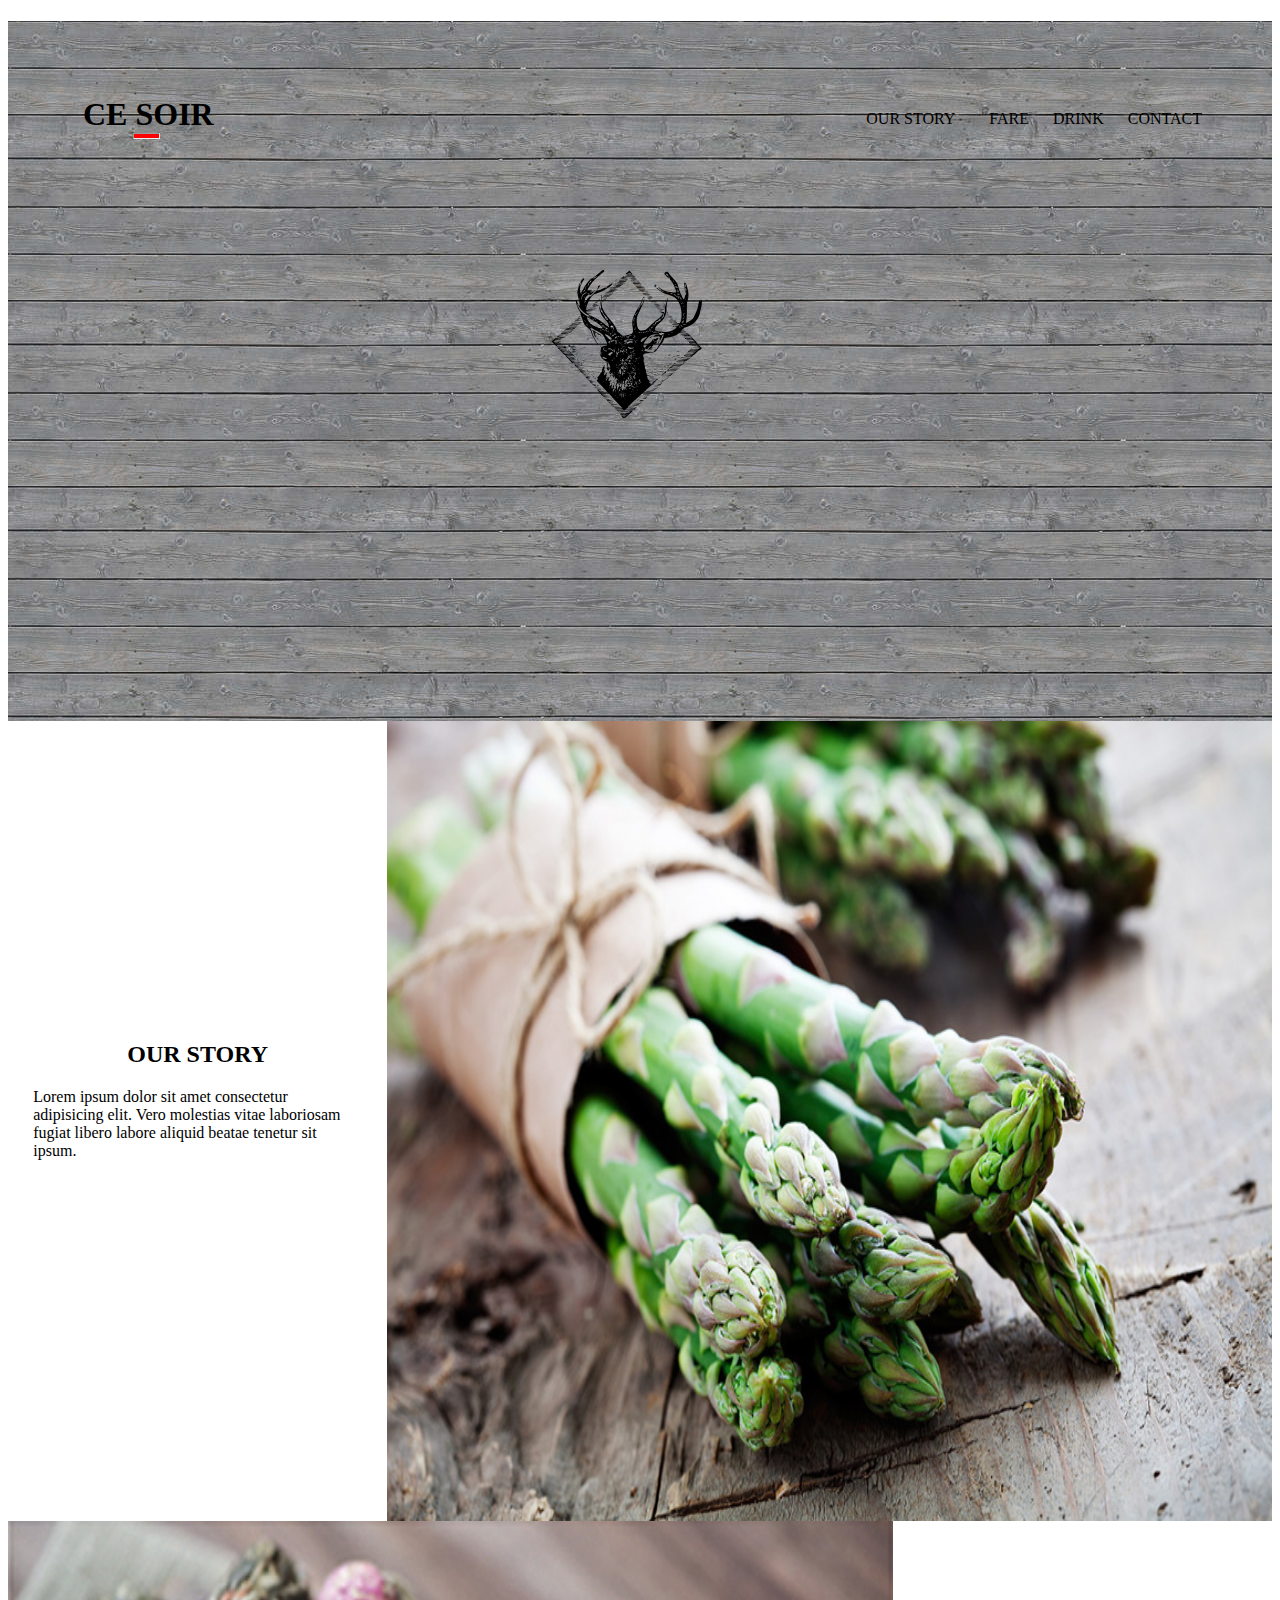
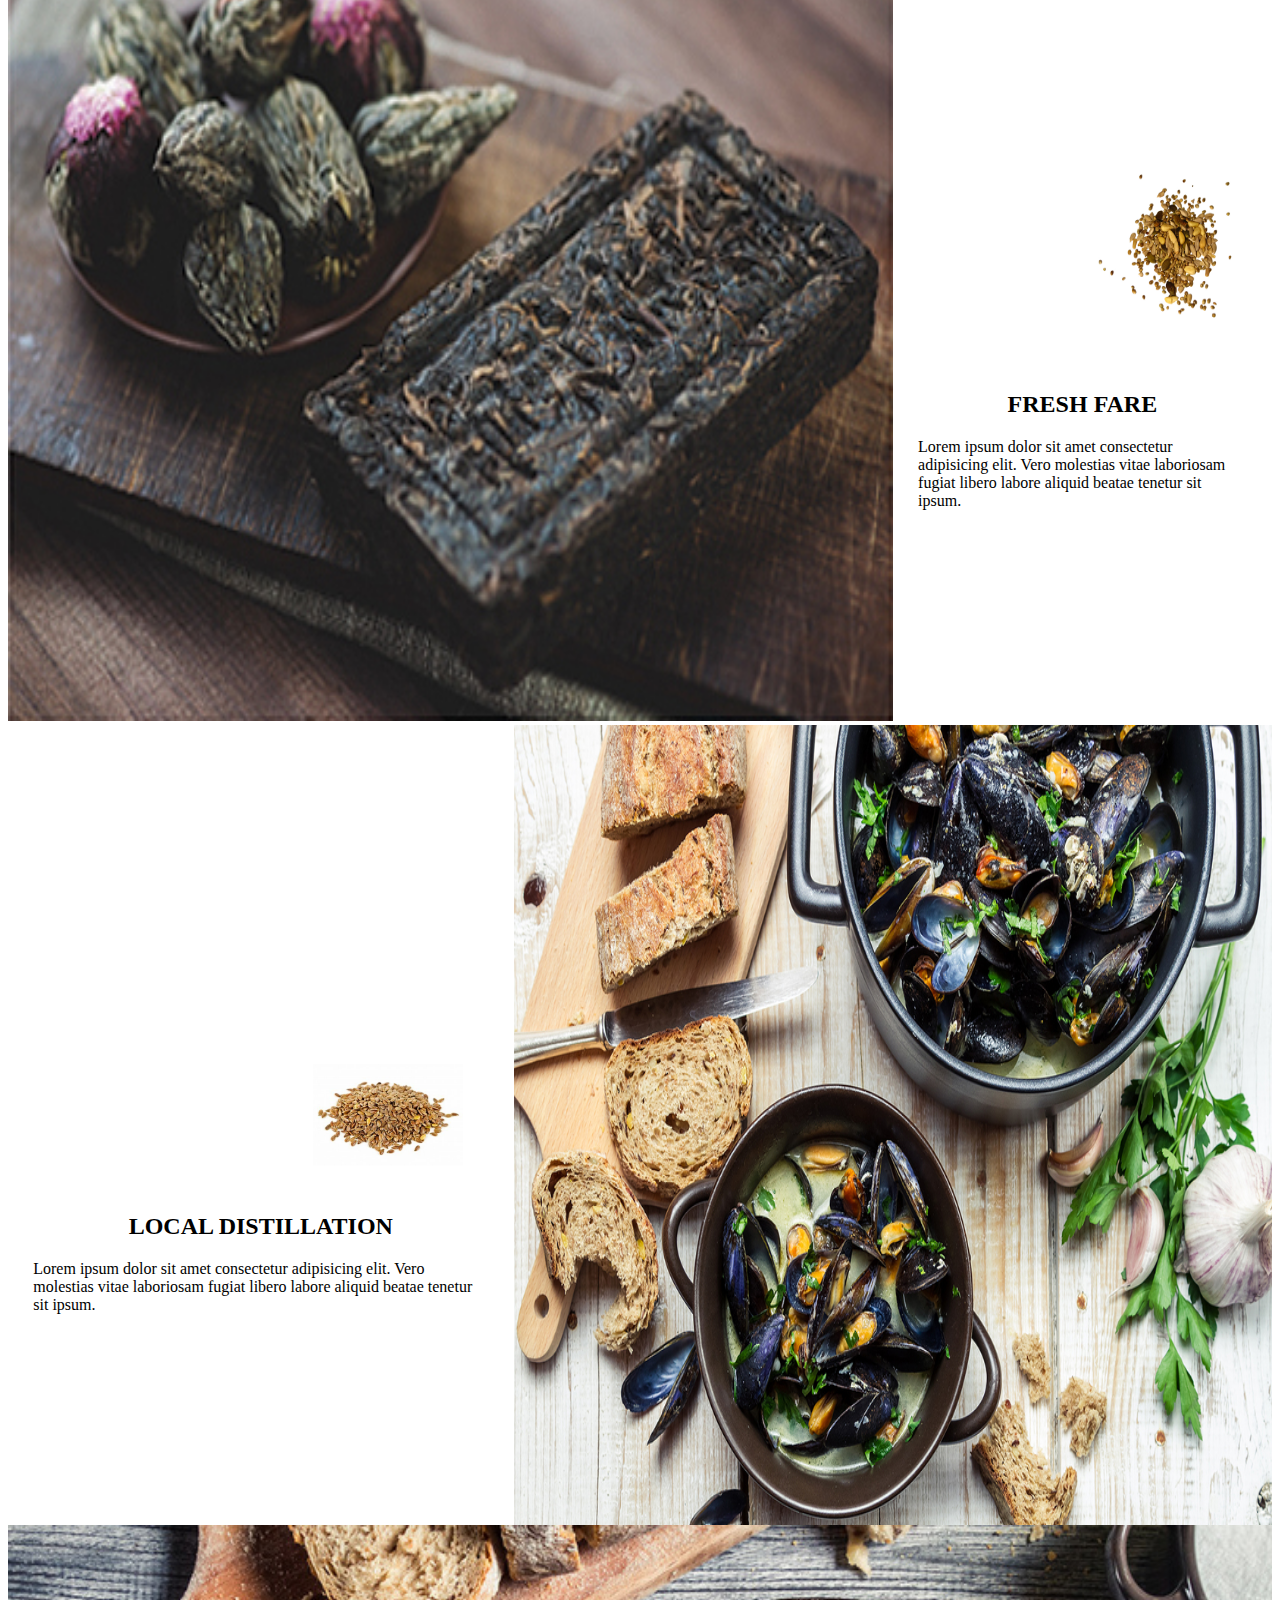
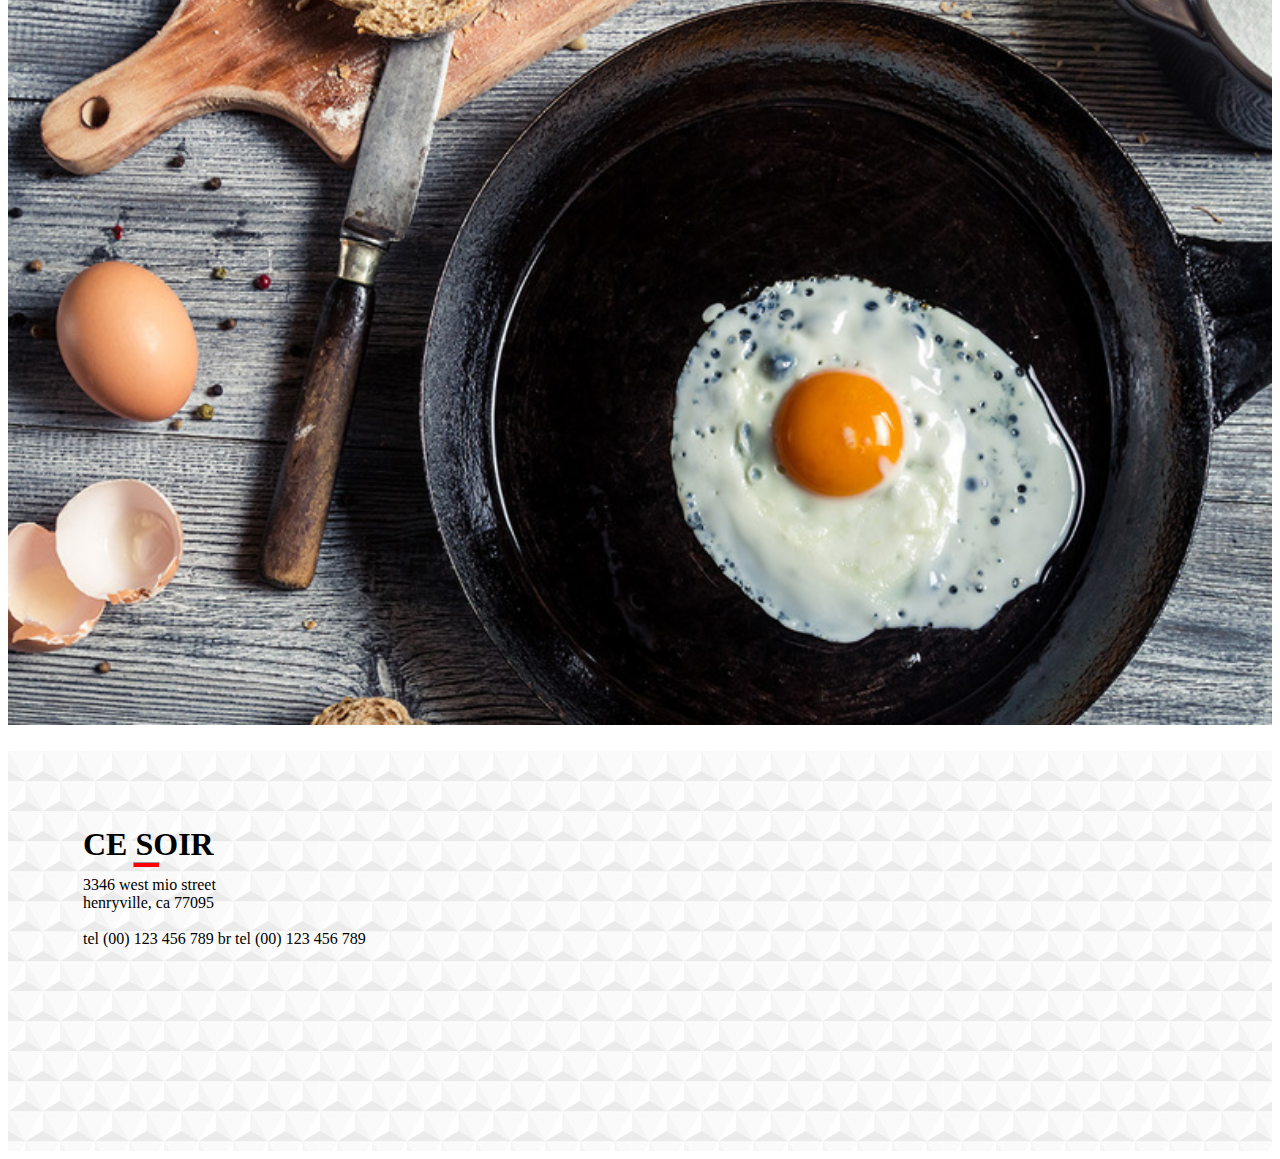
<file: tp2_Ali/index.html>
<!DOCTYPE html>
<html lang='fr'>

<head>
    <meta charset='UTF-8'>
    <meta http-equiv='X-UA-Compatible' content='IE=edge'>
    <meta name='viewport' content='width=device-width, initial-scale=1.0'>
    <meta name='description' content=''>
    <meta name='author' content='Ali Coulibaly'>
    <meta name='keywords' content=', , , , mot1, serie de mots'>
    <title></title>
    <link rel="stylesheet" href="https://cdnjs.cloudflare.com/ajax/libs/font-awesome/5.15.4/css/all.min.css"
        integrity="sha512-YWzhKL2whUzgiheMoBFwW8CKV4qpHQAEuvilg9FAn5VJUDwKZZxkJNuGM4XkWuk94WCrrwslk8yWNGmY1EduTA=="
        crossorigin="anonymous" referrerpolicy="no-referrer" />
    <link rel='stylesheet' href='css/style.css'>
</head>

<body>
    <div class="container">
        <!--   <img src="img/planche_en_bois.jpg" alt="" style="background: ;">
        -->

        <header>
            <h1>CE SOIR</h1>
            <hr>
            <nav>
                <ul>
                    <li><a href="#our story">OUR STORY</a></li>
                    <li><a href="#fare"></a>FARE</li>
                    <li><a href="#drink"></a>DRINK</li>
                    <li><a href="#"></a>CONTACT</li>
                </ul>
            </nav>
            <img src="img/cerf.svg" alt="Image de cerf" style="width: 150px; margin-left: 43%; margin-top: 10%;">
        </header>


        <section id="our_story">
            <div class="asperge">
                <h2 style="text-align: center;"><strong>OUR STORY</strong></h2>
                <p>Lorem ipsum dolor sit amet consectetur adipisicing elit. Vero molestias vitae laboriosam fugiat
                    libero labore aliquid beatae tenetur sit ipsum.</p>
            </div>
            <img src="img/asperge.jpg" alt="">
        </section>

        <section id="fare">
            <img src="img/soap.jpg" alt="">
            <div class="soap">
                <img src="img/graines_01.jpg" alt="graine"
                    style="width: 150px; height: 150px; margin-top: -200px;margin-left: 175px;">
                <h2 style="text-align: center;"><strong>FRESH FARE</strong></h2>
                <p>Lorem ipsum dolor sit amet consectetur adipisicing elit. Vero molestias vitae laboriosam fugiat
                    libero labore aliquid beatae tenetur sit ipsum.</p>
            </div>
        </section>

        <section id="drink">
            <div class="moule">
                <img src="img/graines_02.jpg" alt="graine"
                    style="width: 150px; height: 150px; margin-top: -200px; margin-left: 280px;">
                <h2 style="text-align: center;"><strong>LOCAL DISTILLATION</strong></h2>
                <p>Lorem ipsum dolor sit amet consectetur adipisicing elit. Vero molestias vitae laboriosam fugiat
                    libero labore aliquid beatae tenetur sit ipsum.</p>
            </div>
            <img src="img/moule.jpg" alt="">
        </section>

        <section class="oeuf">
            <img src="img/eggs.jpg" alt="">
        </section>

        <footer>
            <h1>CE SOIR</h1>
            <hr>
            <p>3346 west mio street <br>
                henryville, ca 77095</p>
            <br>
            <p>tel (00) 123 456 789 br
                tel (00) 123 456 789</p>
            <span>
                <i class="fab fa-facebook-square"></i>
            </span>
        </footer>


    </div>
</body>

</html>
</file>
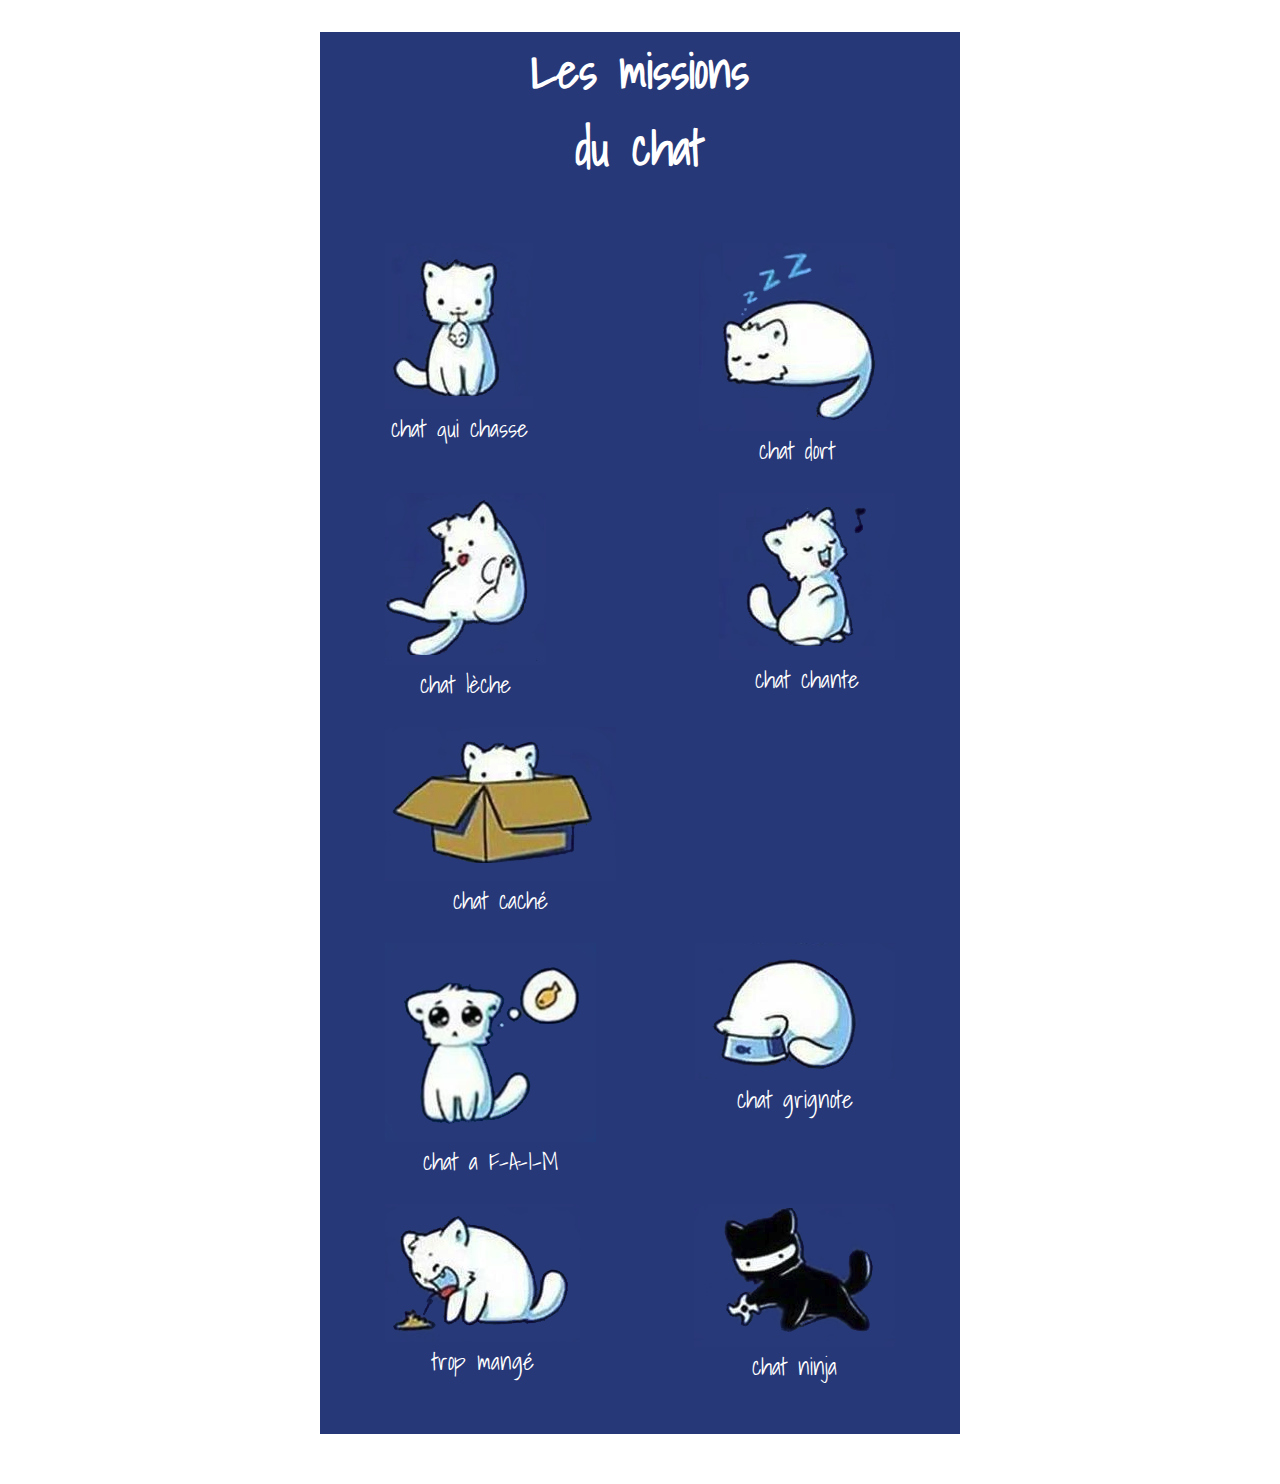
<file: tp_LeChat_Ali/index.html>
<!DOCTYPE html>
<html lang='fr'>

<head>
    <meta charset='UTF-8'>
    <meta http-equiv='X-UA-Compatible' content='IE=edge'>
    <meta name='viewport' content='width=device-width, initial-scale=1.0'>
    <meta name='description' content=''>
    <meta name='author' content='Ali Coulibaly'>
    <meta name='keywords' content=', , , , mot1, serie de mots'>
    <title>Tp chat</title>
    <link rel='stylesheet' href='css/style.css'>
    <link href="https://fonts.googleapis.com/css2?family=Caveat+Brush&family=Shadows+Into+Light&display=swap" rel="stylesheet">
</head>

<body>

    <div class="container">
        <h1>Les missions <br> du chat</h1>


        <div class="container1">
            <div class="photo">
                <img src="img/chat01.PNG" alt="">
                <p>chat qui chasse</p>
            </div>
            <div class="photo">
                <img src="img/chat02.PNG" alt="">
                <p>chat dort</p>
            </div>
            <div class="photo">
                <img src="img/chat03.PNG" alt="">
                <p>chat lèche</p>
            </div>
            <div class="photo">
                <img src="img/chat04.PNG" alt="">
                <p>chat chante</p>
            </div>
            <div class="photo">
                <img src="img/chta05.PNG" alt="">
                <p>chat caché</p>
            </div>
            <div class="photo">
                <img src="img/chat06.PNG" alt="">
                <p>chat a F-A-I-M</p>
            </div>
            <div class="photo">
                <img src="img/chat07.PNG" alt="">
                <p>chat grignote</p>
            </div>
            <div class="photo">
                <img src="img/chat08.PNG" alt="">
                <p>trop mangé</p>
            </div>
            <div class="photo">
                <img src="img/chat09.PNG" alt="">
                <p>chat ninja</p>
            </div>
        </div>
    </div>

</body>

</html>
</file>
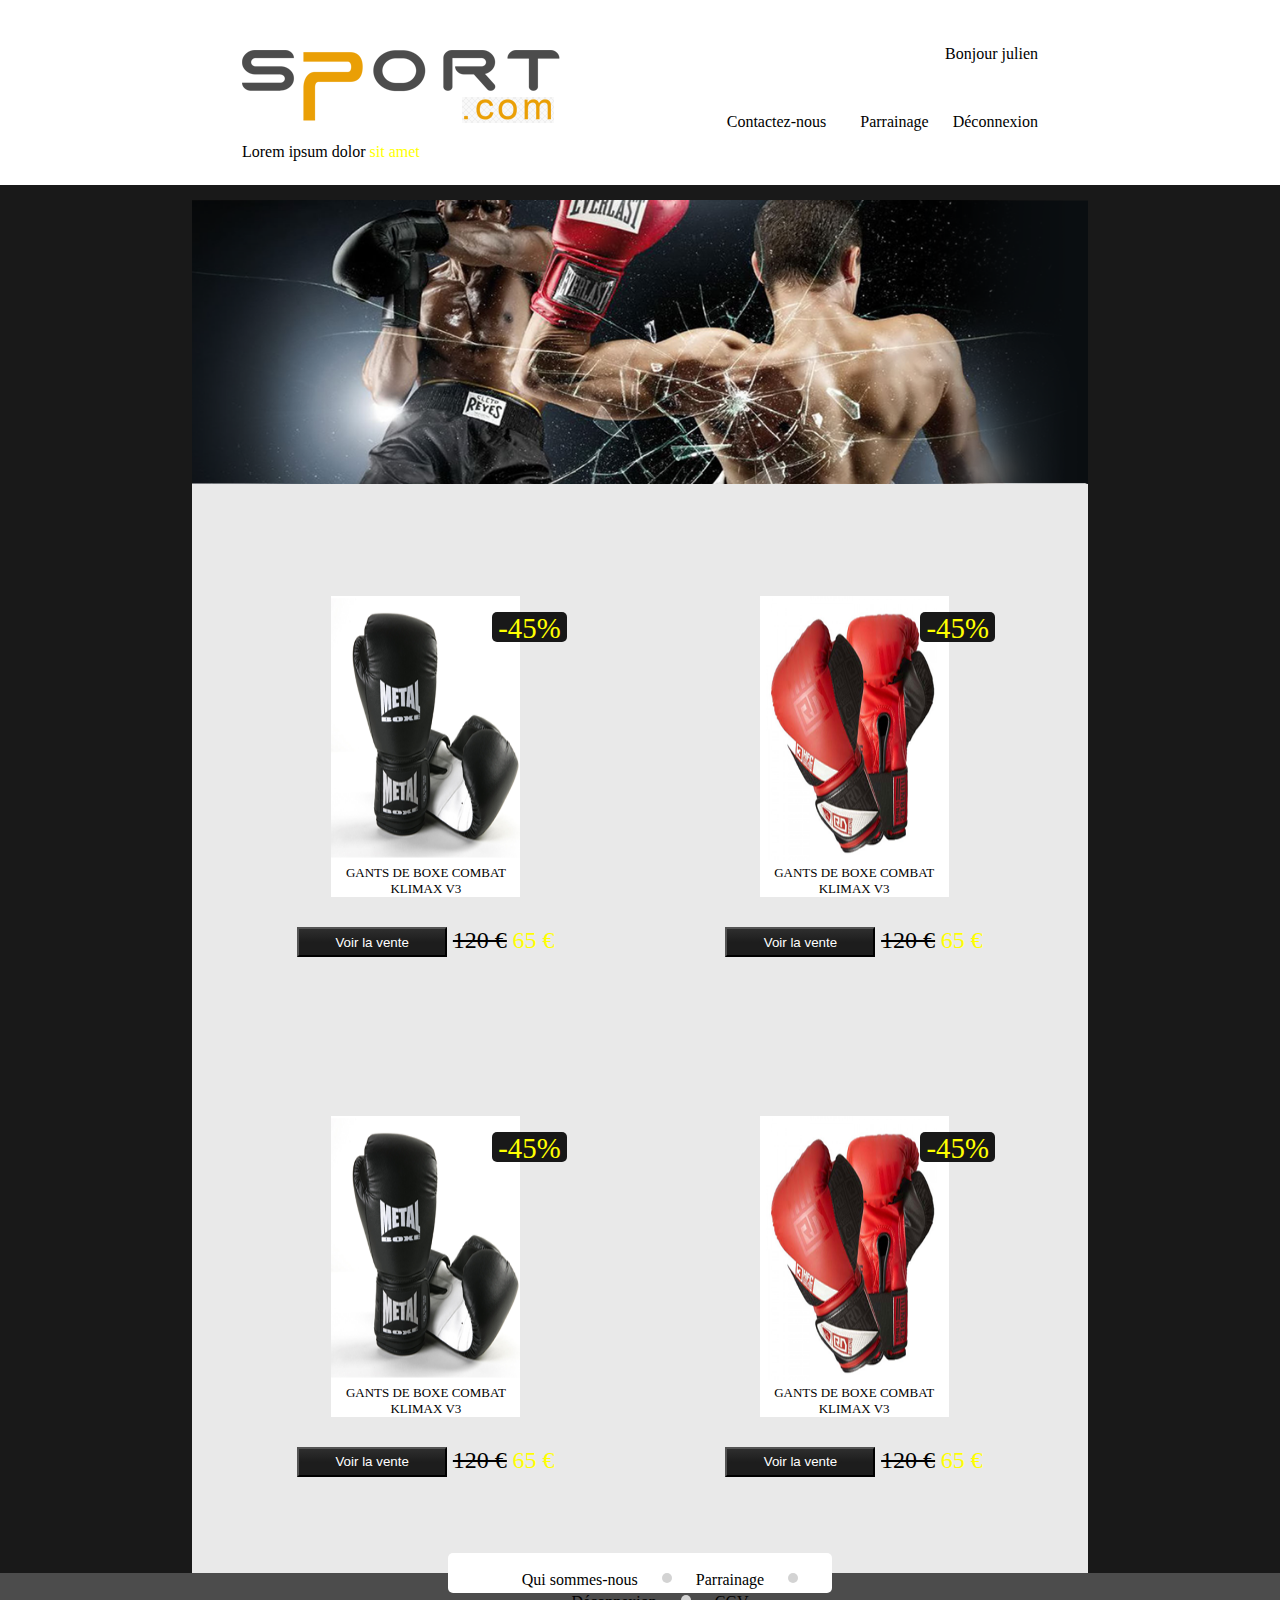
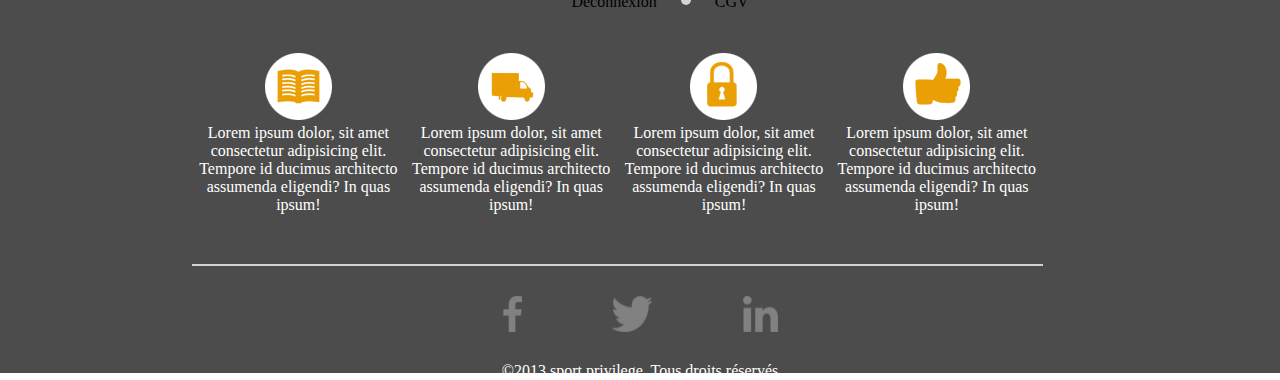
<file: tp_W3School/2021-Review-Evaluation-Intermédiaire-Front-End/index.html>
<!DOCTYPE html>
<html lang='fr'>

<head>
    <meta charset='UTF-8'>
    <meta http-equiv='X-UA-Compatible' content='IE=edge'>
    <meta name='viewport' content='width=device-width, initial-scale=1.0'>
    <meta name='description' content=''>
    <meta name='author' content='Ali Coulibaly'>
    <meta name='keywords' content=', , , , mot1, serie de mots'>
    <title>Tp W3S</title>
    <link rel='stylesheet' href='../css/style.css'>
</head>

<body>

    <header>
        <div class="titre">
            <img src="../img/logo.png" alt="Logo du site">
            <p>
                Lorem ipsum dolor <span>sit amet</span> 
            </p>
        </div>

        <nav>
            <p>Bonjour julien</p>
            <br>
            <ul>
                <li><a href="">Contactez-nous</a></li>
                <li><a href=""></a>Parrainage</li>
                <li><a href=""></a>Déconnexion</li>
            </ul>
        </nav>
    </header>
<main>
    <div class="container">
        
            <img src="../img/header-page-catalogue.png" alt="Photo de boxeur">


            <div class="catalogue">

                <section>
                    <figure>
                        <p>-45%</p>
                        <img src="../img/gant-boxe-2.png" alt="gant de boxe">
                        <figcaption>GANTS DE BOXE COMBAT KLIMAX V3</figcaption>
                    </figure>
                    <div class="prix">
                        <button>Voir la vente</button>
                        <p><strike>120 €</strike></p>
                        <p><span>65 €</span></p>
                    </div>
                </section>

                <section>
                    <figure>
                        <p>-45%</p>
                        <img src="../img/gant-boxe-1.png" alt="gant de boxe">
                        <figcaption>GANTS DE BOXE COMBAT KLIMAX V3</figcaption>
                    </figure>
                    <div class="prix">
                        <button>Voir la vente</button>
                        <p><strike>120 €</strike></p>
                        <p><span>65 €</span></p>
                    </div>
                </section>

                <section>
                    <figure>
                        <p>-45%</p>
                        <img src="../img/gant-boxe-2.png" alt="gant de boxe">
                        <figcaption>GANTS DE BOXE COMBAT KLIMAX V3</figcaption>
                    </figure>
                    <div class="prix">
                        <button>Voir la vente</button>
                        <p><strike>120 €</strike></p>
                        <p><span>65 €</span></p>
                    </div>
                </section>

                <section>
                    <figure>
                        <p>-45%</p>
                        <img src="../img/gant-boxe-1.png" alt="gant de boxe">
                        <figcaption>GANTS DE BOXE COMBAT KLIMAX V3</figcaption>
                    </figure>
                    <div class="prix">
                        <button>Voir la vente</button>
                        <p><strike>120 €</strike></p>
                        <p><span>65 €</span></p>
                    </div>
                </section>

            </div>
        </main>
    </div>
    <footer>
        <nav>
            <ul>
                <li>Qui sommes-nous</li>
                <li><div class="circle"></div></li>
                <li>Parrainage</li>
                <li><div class="circle"></div></li>
                <li>Déconnexion</li>
                <li><div class="circle"></div></li>
                <li>CGV</li>
            </ul>
        </nav>

        <section class="position_icon">

            <div class="icon">
                <img src="../img/icon-livre.png" alt="icon de livre">
                <br>
                Lorem ipsum dolor, sit amet consectetur adipisicing elit. Tempore id ducimus architecto assumenda eligendi? In quas  ipsum!
            </div>
            <div class="icon">
                <img src="../img/icon-camion.png" alt="icon de camion">
                <br>
                Lorem ipsum dolor, sit amet consectetur adipisicing elit. Tempore id ducimus architecto assumenda eligendi? In quas  ipsum!
            </div>
            <div class="icon">
                <img src="../img/icon-cadenat.png" alt="icon de cadenat">
                <br>
                Lorem ipsum dolor, sit amet consectetur adipisicing elit. Tempore id ducimus architecto assumenda eligendi? In quas  ipsum!
            </div>
            <div class="icon">
                <img src="../img/icon-pouce.png" alt="icon de pouce levé">
                <br>
                Lorem ipsum dolor, sit amet consectetur adipisicing elit. Tempore id ducimus architecto assumenda eligendi? In quas  ipsum!
            </div>

        </section>

        <div class="reseaux_sociaux">
            <img src="../img/icon-facebook.png" alt="icon facebook">
            <img src="../img/icon-twitter.png" alt="icon twitter">
            <img src="../img/icon-linkedin.png" alt="icon linkedin">
        </div>

        <p>&copy;2013 sport privilege. Tous droits réservés</p>

    </footer>

</body>

</html>
</file>
<file: tp2_Ali/css/style.css>
body{
    background-color: rgb(255, 255, 255)
}

.container{
    width: 100%;
    
    background-color: white;

}

header{
    width: 100%;
    height: 700px;
    background: url(../img/planche_en_bois.jpg) ;
}

h1{
    padding: 75px
}

nav{
    text-align: right;
    margin-top: -45px;
    margin-right: 70px;
}

nav ul li{
    display: inline-block;

}
a{
    text-decoration: none;
    color: inherit;
    margin:0 10px;
    text-align: center;
}

hr{
    width: 25px;
    height: 4px;
    background-color: red;
    margin-left: 125px;
    margin-top: -97px;
}

/* Asperge*/
.asperge{
    width: 40%;
    margin: 150px 2%;
    margin-top: 300px;
}

#our_story{
    width: 100%;
    display: inline-flex;
    height: 800px;
    margin: 0;
}

#our_story img{
    width: 70%;
    height: 800px;
}

/*soap*/
.soap{
    width: 30%;
    margin: 150px 2%;
    margin-top: 450px;
}

#fare{
    width: 100%;
    display: inline-flex;
    height: 800px;
    margin: 0;
}

#fare img{
    width: 70%;
    height: 800px;
    float: left;
}

/*moule*/
.moule{
    width: 40%;
    margin: 150px 2%;
    margin-top: 450px;
}

#drink{
    width: 100%;
    display: inline-flex;
    height: 800px;
    margin:0;
}

#drink img{
    width: 60%;
    height: 800px;
}
/*fin*/

.oeuf img{
    width: 100%;
    height: 800px;
}

/*footer*/

footer{
    background: url(../img/motif.jpg);
    height: 400px;
}

footer p{
    margin: 0 75px;
}
</file>
<file: tp_LeChat_Ali/css/style.css>
body{
    font-family: 'Shadows Into Light',cursive;
    color: white;
    width: 50%;
    margin: 0 25%; 
    text-align: center;
    font-size: x-large;
}

.container{
    background-color: #273878;
    margin: 10px 0 50px;
}

.container1{
    display: flex;
    flex-wrap: wrap;
    background-color: #273878;
    padding: 25px;
    justify-content: space-between;
}

.container .photo{
    margin: 0 40px ;    
}

.photo p{
    margin-top: -10px;
}
</file>
<file: tp_W3School/css/style.css>
body{
    margin: 0;
    padding: 0;
}

header{
    margin: 50px;
    display: flex;
    justify-content: space-between;
    padding-left: 15%;
    padding-right: 15%;
    height: 85px;
}


header nav{
    text-align: right;
    
}

header nav p{
    margin-top: -5px;
}

span{
    color: yellow;
}

nav ul li{
    display: inline-block;

}
header a{
    text-decoration: none;
    color: inherit;
    margin:0 10px;
    text-align: center;
}

/*********************FIN DU HEADER***********************/

.container{
    width: 100%;
    height: auto;
}

main{
    height: auto;
    padding-left: 15%;
    padding-right: 15%;
    padding-top: 15px;
    background-color: rgba(0, 0, 0, 0.9);
}

main img{
    width: 100%;
}

.catalogue{
    display: flex;
    justify-content: space-evenly;
    flex-wrap: wrap;
    background-color: rgb(233, 233, 233);
    margin-top: -5px;
    padding-bottom: 50px;
}

.catalogue figcaption{
    font-size: small;
    text-align: center;
    background-color: white;
    margin-top: -35px;
}


h2{
    margin-top: 0;
}

.catalogue img{
    width: 100%;
    height: 300px;
}

.catalogue section{
    width: 30%;
    margin: 25px 60px;
    
}

.catalogue .prix{
    display: flex;
    justify-content: space-evenly;
    margin-top: 30px;
}

button{
    background: rgb(46,46,46);
    background: -moz-linear-gradient(180deg, rgba(46,46,46,1) 0%, rgba(29,29,29,1) 50%);
    background: -webkit-linear-gradient(180deg, rgba(46,46,46,1) 0%, rgba(29,29,29,1) 50%);
    background: linear-gradient(180deg, rgba(46,46,46,1) 0%, rgba(29,29,29,1) 50%);
    filter: progid:DXImageTransform.Microsoft.gradient(startColorstr="#2e2e2e",endColorstr="#1d1d1d",GradientType=1); 
    color: white;
    height: 30px;
    width: 150px;
    text-align: center;
}

figure p{
    position: relative;
    left: 85%;
    top: 75px;
    background-color: rgba(0, 0, 0, 0.9);
    color: yellow;
    border-radius: 5px;
    width: 75px;
    height: 30px;
    text-align: center;
    font-size: 1.8em;
}

.prix p{
    margin-top: auto;
    font-size: 1.5em;
}
/**********************FOOTER***************************/

footer{
    height: 400px;
    width: auto;
    background-color: rgba(0, 0, 0, 0.7);
    padding-left: 15%;
    padding-right: 15%;
    
}

footer li{
    margin:2px 10px;
    text-align: center;
}

.circle{
    background-color: lightgray;
    border-radius: 25px;
    height: 10px;
    width: 10px;
}

footer nav{
    background-color: rgb(255, 255, 255);
    height: 40px;
    width: 30%;
    border-radius: 5px;
    text-align: center;
    position: absolute;
    left: 35%;
    margin-top: -20px;
    display: flex;
    justify-content: space-between;
}

footer section{
    padding-top: 80px;
    padding-bottom: 50px;
    display: flex;
    justify-content: space-around;
    width: 95%;
    text-align: center;
    height: auto;
    border-bottom: 2px solid lightgray;
    color: white;
}

.reseaux_sociaux{
    width: 275px;
    display: flex;
    justify-content: space-between;
    margin: 30px auto;
}

footer p{
    color: white;
    text-align: center;
}

/***********************Responsive***************************/
/*****Désolé mon responsive est pas tres bien rangé voir pas du tout*******/

@media (max-width: 768px) {
    body{
        margin: 0;
        padding: 0;
    }
    header{
        margin: auto;
        height: auto;
        display: flex;
        flex-wrap: wrap;
    }
    .container{
        width: auto;
        height: auto;
        flex-wrap: wrap;
        flex-direction: column;
    }
    figure{
        height: auto;
        width: 200px;
        margin-left: -55px;
    }
    .prix{
        width: 100%;
        height: auto;
        display: flex;
        flex-wrap: wrap;
    }
    footer{
        height: auto;
        display: flex;
        flex-wrap: wrap;
    }
    header nav ul li{
        display: inline-block;
        height: auto;
        width: auto;
    }
    footer nav ul li{
        display: flex;
        height: auto;
        width: auto;
    }
    footer nav{
        height: auto;
        position: relative;
        width: 200px;
        margin: 0;
    }
    .position_icon{
        display: flex;
        flex-wrap: wrap;
        justify-content: space-between;
    }
    .resaux_sociaux{
        display: block;
    
    }
    

}
</file>
